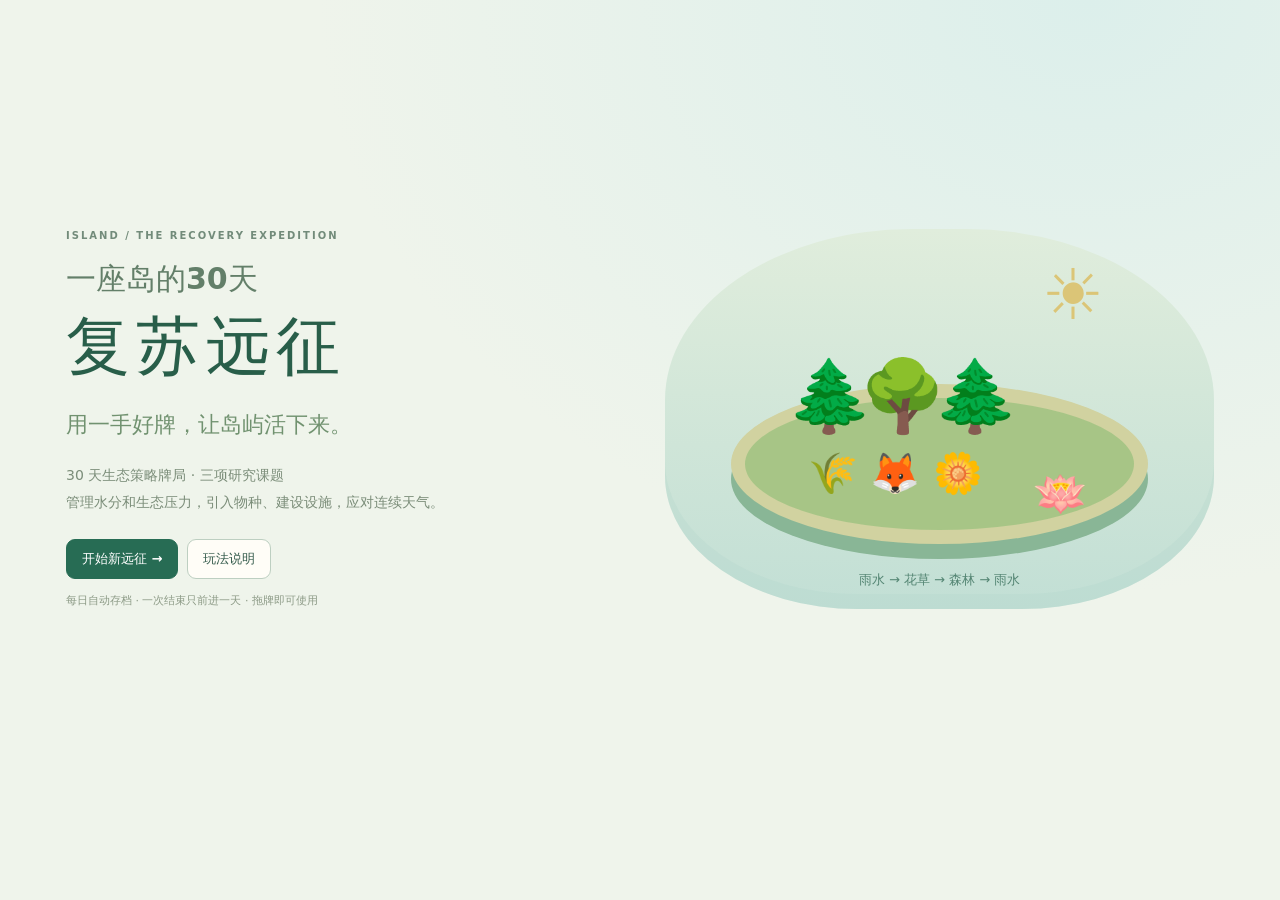
<file: index.html>
<!doctype html>
<html lang="zh-CN">
<head>
  <meta charset="UTF-8">
  <meta name="viewport" content="width=device-width, initial-scale=1, viewport-fit=cover">
  <meta name="theme-color" content="#edf3e9">
  <title>一座岛的30天</title>
  <link rel="stylesheet" href="style.css?v=5.5">
</head>
<body>
  <main id="app">
    <section id="start-screen" class="screen start-screen">
      <div class="start-copy"><p class="eyebrow">ISLAND / THE RECOVERY EXPEDITION</p>
        <h1>一座岛的30天<span>复苏远征</span></h1>
        <p class="tagline">用一手好牌，让岛屿活下来。</p>
        <p class="start-intro">30 天生态策略牌局 · 三项研究课题<br>管理水分和生态压力，引入物种、建设设施，应对连续天气。</p>
        <div class="start-actions"><button class="button primary" data-action="continue" hidden>继续远征</button><button class="button primary" data-action="start">开始新远征 →</button><button class="button" data-action="guide">玩法说明</button></div>
        <p class="start-note">每日自动存档 · 一次结束只前进一天 · 拖牌即可使用</p>
      </div>
      <div class="cover-art"><span class="cover-sun">☀</span><div class="cover-land"></div><div class="cover-trees">🌲 🌳 🌲</div><div class="cover-life">🌾 🦊 🌼</div><span class="cover-water">🪷</span><p>雨水 → 花草 → 森林 → 雨水</p></div>
    </section>
    <section id="game-screen" class="screen hidden">
      <header class="game-header"><div><span class="eyebrow">ISLAND / 03</span><h1>一座岛的30天</h1></div><div class="day-meter"><strong id="day-label"></strong><small id="act-label"></small><div class="progress-track"><i id="day-progress"></i></div></div><nav><button class="button small" data-action="deck">牌组</button><button class="button small" data-action="guide">规则</button><button class="button small" data-action="restart">重开</button></nav></header>
      <section class="metric-strip" aria-label="远征资源">
        <article><span>♥</span><div><small>岛屿生命</small><strong id="hp-value"></strong></div><i id="hp-fill"></i></article>
        <article><span>🛡</span><div><small>临时护盾 · 今晚消耗</small><strong id="block-value"></strong></div></article>
        <article><span>🌱</span><div><small>种子 · 建设消耗2</small><strong id="seeds-value"></strong></div></article>
        <article><span>✦</span><div><small>研究点 · 用于课题</small><strong id="research-value"></strong></div></article>
        <article><span>💧</span><div><small>水分 · 建设水林消耗</small><strong id="moisture-value"></strong></div></article>
        <article><span>♨</span><div><small>生态压力 · 高压有代价</small><strong id="pressure-value"></strong></div></article>
      </section>
      <div class="board-layout">
        <section class="island-panel"><div class="panel-heading"><strong>一座持续生长的岛</strong><button class="button small" data-action="systems">物种与设施</button></div><div id="island-world" class="island-world" role="img" aria-label="生态岛屿"></div><div id="habitat-bars" class="habitat-bars"></div><div id="system-strip"></div></section>
        <section class="planning-panel"><div class="panel-heading"><strong>今晚的挑战</strong><small>每天结束时结算</small></div><div id="weather-strip"></div><div id="forecast-strip"></div><div id="defense-preview"></div><div id="objective-strip"></div><div class="planning-tools"><button class="button small" data-action="topics" id="topics-button">查看 / 完成生态课题</button><button class="button small" data-action="mitigate" id="mitigate-button">使用预警 · 冲击−3</button><span id="forecast-token"></span></div></section>
      </div>
      <section class="actions-section"><div class="action-heading"><div><strong>你的手牌</strong><small>向上拖动使用 · 拖到右侧牌库免费换1张</small></div><div class="turn-controls"><span class="energy-orb">⚡ <b id="energy-value"></b></span><button class="button small" data-action="guard" id="guard-button" title="无需卡牌，1行动力换3护盾">巡护 · 1⚡</button><button class="button small" data-action="swap" id="swap-button" title="每天最多两次，每次花1行动力；保留的牌不会被换掉">整手换牌 · 1⚡ · 1/2</button><button class="button primary" data-action="end-day" id="end-day-button">结束今天 →</button></div></div>
        <div id="combo-strip" class="combo-strip"></div>
        <div class="hand-table"><div id="action-cards" class="action-cards"></div><aside id="single-swap-zone" class="single-swap-zone" aria-label="牌库：拖入一张手牌可免费替换，每天一次"><div class="deck-stack" aria-hidden="true"><i class="deck-layer deck-layer-left"></i><i class="deck-layer deck-layer-right"></i><div class="deck-card"><b>?</b></div></div><strong>牌库</strong><small id="single-swap-label">拖到这里<br>免费换1张</small></aside></div>
        <footer class="hand-footer"><span id="deck-counts"></span><span id="daily-hint"></span></footer>
      </section>
      <div id="last-log" class="last-log" role="status"></div>
    </section>
    <section id="results-screen" class="screen hidden"></section>
  </main>
  <div id="play-drop-zone" class="play-drop-zone">↑ 继续向上拖动</div>
  <div id="combo-banner" class="combo-banner" role="status">生态连携 · 护盾与研究提升</div>
  <div id="modal-root" class="modal-root"></div>
  <div id="tutorial-overlay" class="tutorial-overlay" role="dialog" aria-label="新手引导" aria-modal="true" aria-hidden="true" tabindex="0">
    <div id="tutorial-spotlight" class="tutorial-spotlight" aria-hidden="true"></div>
    <div id="tutorial-panel" class="tutorial-panel" aria-live="polite"></div>
    <button id="tutorial-skip" class="button tutorial-skip" type="button">跳过引导 ×</button>
  </div>
  <div id="toast" class="toast" role="status"></div>
  <script src="js/data.js?v=4.8" defer></script><script src="js/ecosystem.js?v=5.1" defer></script><script src="js/audio.js" defer></script><script src="js/ui.js?v=5.4" defer></script><script src="js/main.js?v=5.1" defer></script>
</body>
</html>
</file>
<file: style.css>
:root{font-family:"Microsoft YaHei","PingFang SC",system-ui,sans-serif;color:#244e46;background:#eff4eb;font-synthesis:none;--line:#d4e2d5;--green:#276c54;--paper:#fffef8;--shadow:0 10px 30px #2649380a}
*{box-sizing:border-box}body{margin:0;background:radial-gradient(ellipse at 85% 0,#dcefeb,transparent 50%),#eff4eb}button{font:inherit;cursor:pointer}button:disabled{opacity:.42;cursor:not-allowed}button:focus-visible,[tabindex]:focus-visible{outline:3px solid #d99521;outline-offset:3px}button[hidden],.hidden{display:none!important}h1,h2,h3,p{margin:0}.button{border:1px solid #bdcfc1;border-radius:9px;background:#fffdf7;color:#365c4d;padding:10px 15px;font-weight:700;font-size:13px;transition:background .15s,box-shadow .15s}.button:hover{background:#e8f3e5;box-shadow:0 3px 8px #204e4112}.button.primary{color:white;background:#276c54;border-color:#276c54}.button.primary:hover{background:#205740}.button.small{padding:8px 10px;font-size:12px}.button.risky{background:#9e6738;border-color:#9e6738}.eyebrow{font-size:10px;font-weight:800;letter-spacing:2px;color:#728b7a}#app{max-width:1440px;margin:auto;padding:14px 26px}.game-header{display:flex;align-items:center;justify-content:space-between;gap:20px;height:54px}.game-header h1{font-size:20px;letter-spacing:2px}.game-header nav{display:flex;gap:6px}.day-meter{width:260px;display:grid;grid-template-columns:1fr 1fr;gap:5px;align-items:center}.day-meter strong{font-size:15px}.day-meter small{font-size:10px;text-align:right;color:#6c8577}.progress-track{grid-column:1/-1;height:4px;border-radius:3px;background:#d7e4d6;overflow:hidden}.progress-track i{display:block;height:100%;background:#44866c;transition:width .3s}
.metric-strip{display:grid;grid-template-columns:repeat(4,1fr);gap:12px;margin:10px 0}.metric-strip article{position:relative;overflow:hidden;display:flex;align-items:center;gap:12px;padding:10px 16px;border:1px solid var(--line);border-radius:12px;background:#fffdf9;box-shadow:var(--shadow)}.metric-strip article>span{font-size:22px;color:#af6c59}.metric-strip small{display:block;font-size:11px;color:#789080}.metric-strip strong{display:block;font-size:21px;font-variant-numeric:tabular-nums}.metric-strip i{position:absolute;bottom:0;left:0;height:3px;background:#bd7965;transition:width .25s}
.board-layout{display:grid;grid-template-columns:1.4fr 1fr;gap:14px}.island-panel,.planning-panel{background:var(--paper);border:1px solid var(--line);border-radius:16px;overflow:hidden;box-shadow:var(--shadow)}.panel-heading{display:flex;align-items:center;justify-content:space-between;gap:10px;padding:12px 15px}.panel-heading strong{font-size:13px}.panel-heading small{font-size:10px;color:#849487}.island-world{position:relative;height:130px;background:linear-gradient(#eaf3e9 0%,#e1f0e6 58%,#c5e2df 59%,#d2e8df);overflow:hidden}.scene-island{position:absolute;left:20%;bottom:16px;width:61%;height:78px;border-radius:50%;background:#a4c88c;border:8px solid #d6d3a3;box-shadow:0 10px 0 #abcab3}.scene-river{position:absolute;left:49%;top:50px;width:55px;height:62px;background:#8bc6c9;border-radius:45% 30% 70% 0;transform:rotate(22deg)}.scene-forest{position:absolute;left:39%;bottom:55px;font-size:42px;letter-spacing:-15px}.scene-meadow{position:absolute;left:26%;bottom:35px;font-size:27px;letter-spacing:-8px}.scene-water{position:absolute;left:56%;bottom:25px;font-size:28px;letter-spacing:-7px}.scene-animals{position:absolute;left:38%;bottom:25px;font-size:20px;letter-spacing:12px}.scene-sun{position:absolute;right:16%;top:9px;width:39px;height:39px;background:#efd994;border-radius:50%;box-shadow:0 0 0 9px #efd99425}.scene-cloud{position:absolute;left:10%;top:24px;width:70px;height:14px;background:#ffffff9c;border-radius:20px}.scene-caption{position:absolute;right:12px;bottom:6px;color:#5d8176;font-size:10px}.habitat-bars{display:grid;grid-template-columns:repeat(3,1fr);gap:9px;padding:12px}.habitat{background:#f3f6ed;border:1px solid #e1e8d9;border-radius:10px;padding:9px}.habitat>div:first-child{display:flex;align-items:center;justify-content:space-between;gap:3px}.habitat b{font-size:11px}.habitat span{font-size:10px;color:#6b8476;white-space:nowrap}.habitat-pips{display:flex;gap:4px;margin:6px 0}.habitat-pips i{height:5px;border-radius:4px;flex:1;background:#dce5d7}.habitat-pips i.on{background:var(--route,#428669)}.habitat p{font-size:10px;line-height:1.5;color:#708376}
.route-water{--route:#388fad;--tint:#e5f3f5}.route-meadow{--route:#ab8527;--tint:#f6f1d9}.route-forest{--route:#358267;--tint:#e6f0e3}.route-neutral{--route:#6f8090;--tint:#ebeff0}
.planning-panel{padding:0 14px 12px}.planning-panel .panel-heading{padding-left:0;padding-right:0}.tonight{display:flex;gap:12px;align-items:center;background:var(--tint);padding:10px 14px;border-radius:11px}.tonight>span{font-size:32px}.tonight>div{flex:1}.tonight small{font-size:10px;color:#6a837c}.tonight h2{font-size:20px;line-height:1.5}.tonight>b{font-size:32px;color:var(--route);line-height:1}.tonight>b small{display:block;text-align:center;font-size:9px;margin-top:4px}.upcoming{display:flex;gap:8px;flex-wrap:wrap;margin:8px 0;font-size:10px;color:#6e8275}.upcoming span{flex:1;padding:5px 6px;background:#f1f4ed;border-radius:5px;white-space:nowrap}.damage-math{display:flex;justify-content:space-between;align-items:center;gap:6px;border-top:1px solid var(--line);padding:8px 0}.damage-math span{font-size:10px}.damage-math strong{font-size:14px;white-space:nowrap}.danger{color:#a25935}.safe{color:#307554}#objective-strip{display:grid;grid-template-columns:1fr 1fr;gap:5px;border-top:1px solid var(--line);padding-top:8px;font-size:10px;color:#7d8677}#objective-strip>strong{grid-column:1/-1;font-size:11px;color:#48614e}#objective-strip span:last-child{grid-column:1/-1}.done{color:#21805c!important}
.actions-section{margin-top:12px;padding:12px 14px 9px;border:1px solid var(--line);border-radius:16px;background:#fffdf8;box-shadow:var(--shadow)}.action-heading{display:flex;align-items:center;justify-content:space-between;gap:10px}.action-heading>div:first-child>strong{font-size:15px}.action-heading>div:first-child>small{display:block;margin-top:3px;color:#789080;font-size:10px}.turn-controls{display:flex;align-items:center;gap:7px}.energy-orb{display:inline-flex;align-items:center;gap:5px;border-radius:9px;background:#ebeed8;padding:8px 12px;color:#686533}.energy-orb b{font-size:20px}.combo-strip{display:flex;align-items:center;gap:7px;min-height:32px;margin:6px 0;color:#8b927e;font-size:11px}.combo-strip>b{color:#567263;padding:3px 5px;border-radius:5px}.combo-strip>b.next{background:#fae8a6;color:#845b14;box-shadow:0 0 0 1px #e3c878}.combo-strip small{margin-left:auto;font-size:10px;color:#7b8b78}.chain-label{font-weight:800;margin-right:4px;color:#537763}
.action-cards{display:flex;justify-content:center;gap:10px;align-items:stretch;padding:3px 3px 8px;min-height:244px}.action-card{position:relative;display:flex;flex-direction:column;flex:0 1 166px;width:166px;min-width:132px;aspect-ratio:5/7;border:1px solid #bfcdb9;border-bottom:4px solid #aabda9;border-radius:12px;background:linear-gradient(150deg,#fffef7,var(--tint));padding:9px;box-shadow:0 5px 10px #375b4012;color:#254f44;touch-action:pan-x;user-select:none;cursor:grab;transition:box-shadow .14s,border-color .14s;transform:none!important;filter:none!important}.action-card:hover{box-shadow:0 6px 17px #375b402b;border-color:var(--route)}.card-top{display:flex;justify-content:space-between;align-items:center;min-height:22px}.card-cost{font-size:14px;color:var(--route);font-weight:900}.card-top small{font-size:10px;color:var(--route)}.card-art{position:relative;text-align:center;height:48px;flex-shrink:0}.card-art>span{font-size:34px;line-height:40px}.card-art i{display:block;font-size:8px;font-style:normal;letter-spacing:1px;color:var(--route)}.action-card h3{text-align:center;font-size:14px;margin:7px 0 6px;line-height:1.25}.card-effect{border:1px solid #ffffffb3;background:#ffffff9a;padding:5px;border-radius:6px;min-height:46px}.card-effect small{display:block;color:var(--route);font-size:9px}.card-effect b{display:block;margin-top:2px;line-height:1.45;font-size:11px}.card-description{font-size:10px;color:#6c7c69;line-height:1.5;margin:5px 0;flex:1}.keep-button{margin-top:auto;padding:4px 2px;border:1px solid #bdccb55c;background:#ffffff63;border-radius:5px;font-size:10px;color:#677d63}.keep-button:hover,.retained .keep-button{color:#936b16;background:#fff3c0;border-color:#dabb64}.drag-instruction{text-align:center;color:var(--route);font-size:9px;margin-top:4px}.unplayable{background:#f0f0e8;border-color:#d7dccc}.unplayable .card-cost{color:#a36957}.combo-ready{border-color:#c6a548;box-shadow:0 0 0 2px #e4cc7959,0 5px 10px #375b4012}.retained{border-color:#c3a044}.hand-footer{display:flex;justify-content:space-between;gap:12px;color:#85927f;font-size:10px;padding-top:3px}.last-log{font-size:11px;line-height:1.5;color:#607e6c;margin:8px 2px;min-height:18px}.empty-hand{display:grid;place-items:center;min-height:225px;color:#82957f;font-size:13px}.card-placeholder{flex-shrink:0;border:1px dashed #c0cfb7;border-radius:12px;background:#e9efdf}.dragging-card{pointer-events:none;cursor:grabbing;transition:none!important;box-shadow:0 20px 40px #34563b44!important}.ready-to-play{border-color:#39a567!important}.play-drop-zone{display:none;position:fixed;top:32%;left:50%;transform:translateX(-50%);z-index:3500;background:#315c4dea;padding:16px 30px;border:2px dashed #d3e4bc;border-radius:12px;color:#fff;pointer-events:none;font-size:15px}.card-drag-active .play-drop-zone{display:block}.play-drop-zone.active{background:#278759;border-style:solid;font-size:0}.play-drop-zone.active::after{content:'↑ 松手使用卡牌';font-size:15px}.card-played{animation:card-release .18s ease-in forwards}.combo-banner,.toast{position:fixed;bottom:26px;left:50%;transform:translateX(-50%);z-index:6000;opacity:0;pointer-events:none;border-radius:10px;padding:12px 22px;background:#2c5e4e;color:white;font-size:13px;transition:opacity .2s;max-width:90vw;box-shadow:0 6px 30px #243f3030}.combo-banner{bottom:auto;top:20%;background:#947326}.visible{opacity:1!important}@keyframes card-release{to{opacity:0;translate:0 -32px}}
.modal-root{position:fixed;inset:0;display:none;z-index:5000;background:#183e3557;align-items:center;justify-content:center;padding:24px}.modal-root.open{display:flex}.modal-card{position:relative;width:min(820px,100%);max-height:90dvh;overflow-y:auto;background:#fffdf5;padding:28px;border:1px solid #c5d4c0;border-radius:19px;box-shadow:0 30px 100px #163a383f}.modal-card h2{font-size:25px;margin:7px 0 12px}.modal-card>p{font-size:13px;color:#69806c;line-height:1.7;margin-bottom:15px}.modal-card>small{display:block;font-size:11px;color:#899582;margin-top:14px}.modal-close{position:absolute;right:12px;top:12px}.guide-grid{display:grid;grid-template-columns:1fr 1fr;gap:12px}.guide-grid article{background:#eef3e7;border-radius:10px;padding:14px}.guide-grid b{font-size:14px}.guide-grid p{font-size:12px;line-height:1.7;color:#6a806c;margin-top:6px}.modal-note{margin-top:16px}.reward-grid{display:grid;grid-template-columns:repeat(3,1fr);gap:12px}.reward-card{border:1px solid #c3d2bd;border-bottom:4px solid var(--route);border-radius:12px;background:var(--tint);padding:18px 12px;aspect-ratio:5/7;color:#2d594b;display:flex;flex-direction:column;align-items:center;gap:10px}.reward-card:hover{outline:2px solid var(--route);outline-offset:2px}.reward-card>span{font-size:48px}.reward-card small{font-size:10px;color:var(--route)}.reward-card b{font-size:16px}.reward-card p{font-size:12px;line-height:1.7}.camp-alternatives{display:flex;justify-content:center;gap:8px;margin-top:22px;flex-wrap:wrap}.camp-list,.deck-list{display:grid;gap:9px;margin:16px 0;grid-template-columns:1fr 1fr}.camp-list .button{text-align:left;display:grid;gap:6px}.camp-list span{font-size:11px;font-weight:400;line-height:1.6}.deck-list article{border:1px solid var(--line);padding:12px;border-radius:10px}.deck-list b{font-size:13px}.deck-list small{display:block;color:#7b8c77;font-size:10px;margin:4px 0}.deck-list p{font-size:11px;line-height:1.5;color:#6e826c}
.start-screen{min-height:90dvh;display:grid;grid-template-columns:1fr 1fr;align-items:center;gap:50px;padding:40px}.start-copy h1{font-size:30px;line-height:1.3;margin:18px 0;color:#637f69}.start-copy h1 span{display:block;font-size:64px;letter-spacing:6px;color:#285e49;margin-top:7px}.tagline{font-size:22px;color:#719270;margin:22px 0}.start-intro{font-size:14px;color:#7b8d79;line-height:1.9;max-width:400px}.start-actions{display:flex;gap:9px;flex-wrap:wrap;margin:24px 0 14px}.start-note{font-size:11px;color:#8c9a86}.cover-art{position:relative;min-height:380px;background:linear-gradient(#e0eddc,#c2dfd5);border-radius:45% 45% 35% 35%;overflow:hidden;box-shadow:inset 0 -15px 0 #aad0c335}.cover-land{position:absolute;left:12%;right:12%;height:160px;bottom:65px;border-radius:50%;border:14px solid #d1d2a0;background:#a7c586;box-shadow:0 15px 0 #89b696}.cover-trees{position:absolute;bottom:172px;left:22%;font-size:70px;white-space:nowrap;letter-spacing:-18px}.cover-life{position:absolute;bottom:112px;left:26%;font-size:40px}.cover-water{position:absolute;bottom:89px;right:23%;font-size:44px}.cover-sun{position:absolute;right:20%;top:25px;font-size:70px;color:#dbc577}.cover-art>p{position:absolute;bottom:20px;width:100%;text-align:center;font-size:13px;color:#548573}.results-wrap{max-width:720px;margin:60px auto;text-align:center;padding:38px;background:var(--paper);border:1px solid var(--line);border-radius:24px}.result-icon{display:block;font-size:70px;margin:20px}.results-wrap h1{font-size:30px}.results-wrap>p{margin:14px 0;color:#729075;line-height:1.7}.result-stats{display:grid;grid-template-columns:repeat(4,1fr);gap:8px;margin:24px 0}.result-stats article{background:#edf4e8;padding:14px;border-radius:9px}.result-stats b,.result-stats small{display:block}.result-stats b{font-size:26px}.result-stats small{font-size:11px;color:#7f917b}.results-wrap details{margin:20px 0;text-align:left;font-size:12px;color:#71886f}.history-list{display:grid;gap:5px;max-height:180px;overflow:auto;margin:12px 0}.results-wrap>.button{margin:5px}
@media(min-width:1100px) and (max-height:850px){#app{padding:8px 22px}.game-header{height:43px}.metric-strip{margin:7px 0;gap:9px}.metric-strip article{padding:7px 13px}.metric-strip strong{font-size:18px}.metric-strip small{font-size:10px}.panel-heading{padding:8px 12px}.island-world{height:99px}.scene-forest{font-size:34px;bottom:48px}.scene-sun{width:28px;height:28px}.scene-island{height:66px}.habitat-bars{padding:8px;gap:7px}.habitat{padding:7px}.habitat p{font-size:9px;line-height:1.4}.tonight{padding:7px 10px}.tonight h2{font-size:17px}.upcoming{margin:5px 0}.damage-math{padding:6px 0}#objective-strip{padding-top:6px;gap:4px}.actions-section{margin-top:9px;padding:9px 12px 6px}.action-cards{min-height:0;gap:9px}.action-card{flex-basis:157px;min-width:125px;padding:7px}.card-art{height:39px}.card-art>span{font-size:28px;line-height:32px}.action-card h3{font-size:13px;margin:6px 0 5px}.card-effect{min-height:42px;padding:4px}.card-effect b{font-size:10px}.card-description{font-size:9px;line-height:1.4}.keep-button{font-size:9px}.combo-strip{min-height:28px;margin:4px 0}.hand-footer{font-size:9px}.last-log{margin:5px 0}}
@media(max-width:1000px){#app{padding:12px}.board-layout{grid-template-columns:1.1fr 1fr}.metric-strip{gap:8px}.metric-strip article{padding:9px}.panel-heading small{display:none}.habitat-bars{gap:4px;padding:6px}.habitat{padding:6px}.habitat b{font-size:10px}.damage-math{flex-direction:column;align-items:start}.action-cards{justify-content:flex-start;overflow-x:auto;padding:4px 3px 10px}.action-card{flex:0 0 166px}.combo-strip small{font-size:9px}.start-screen{padding:20px;gap:10px}.start-copy h1 span{font-size:48px}}
@media(max-width:650px){.game-header{gap:8px}.game-header h1{font-size:16px}.game-header .eyebrow{display:none}.game-header nav{gap:3px}.game-header nav .button{font-size:10px;padding:6px}.day-meter{width:125px;display:block}.day-meter small{display:block;text-align:left;font-size:9px;margin:2px 0}.day-meter strong{font-size:12px}.metric-strip{grid-template-columns:repeat(4,1fr);gap:4px}.metric-strip article{gap:3px;padding:6px}.metric-strip article>span{display:none}.metric-strip strong{font-size:15px}.metric-strip small{font-size:8px}.board-layout{grid-template-columns:1fr;gap:8px}.island-world{height:96px}.scene-forest{font-size:32px}.habitat p{font-size:9px}.planning-panel{padding:0 10px 8px}.planning-panel .panel-heading{display:none}.tonight{margin-top:8px;padding:6px 10px}.tonight h2{font-size:16px}.tonight>b{font-size:24px}.upcoming{font-size:9px;margin:5px 0}.damage-math{flex-direction:row}.damage-math strong{font-size:12px}.damage-math span{font-size:9px}#objective-strip{font-size:9px}.actions-section{padding:8px;margin-top:8px}.action-heading{flex-wrap:wrap}.action-heading>div:first-child{display:flex;gap:8px;align-items:center}.action-heading>div:first-child small{font-size:9px}.turn-controls{width:100%;justify-content:space-between;gap:4px}.turn-controls .button{font-size:10px;padding:8px}.energy-orb{padding:5px 8px}.combo-strip{flex-wrap:wrap;font-size:10px;gap:5px}.combo-strip small{flex-basis:100%;margin:0}.action-card{flex-basis:157px;min-width:157px}.hand-footer{font-size:9px;flex-direction:column;gap:4px}.modal-root{padding:12px}.modal-card{padding:22px 15px;max-height:93dvh}.modal-card h2{font-size:21px}.guide-grid{grid-template-columns:1fr}.reward-grid{gap:7px;overflow-x:auto;padding:4px}.reward-card{min-width:155px;padding:12px 9px}.camp-list,.deck-list{grid-template-columns:1fr}.start-screen{grid-template-columns:1fr;min-height:90dvh;padding:24px 10px}.start-copy h1 span{font-size:50px}.cover-art{min-height:280px}.cover-trees{bottom:150px;font-size:58px}.cover-land{bottom:40px}.cover-life{bottom:90px}.cover-water{bottom:70px}.start-copy h1{font-size:22px}.tagline{font-size:18px}.result-stats{grid-template-columns:1fr 1fr}.results-wrap{padding:25px 15px;margin:20px auto}.results-wrap h1{font-size:24px}}
/* Keep card text readable without hover transforms or extra rows. */
#objective-strip>strong{display:flex;justify-content:space-between;gap:6px}#objective-strip>strong small{font-size:9px;font-weight:500;color:#a16e42}.habitat-guide{margin-top:12px}
@media(min-width:1100px) and (max-height:850px){.island-world{height:75px}.scene-forest{bottom:31px}.scene-meadow{bottom:18px}.scene-water{bottom:14px}.scene-island{height:49px;bottom:9px}.scene-river{top:22px;height:44px}.scene-animals{bottom:18px}}
@media(min-width:1100px){.action-card{flex-basis:174px}.card-effect b{font-size:12px}.card-description{font-size:11px;line-height:1.45}.action-card h3{font-size:14px}.card-top small,.keep-button{font-size:11px}.card-art{height:43px}.card-art>span{font-size:30px}.card-effect{min-height:50px}}
@media(max-width:650px){.habitat p{display:none}.habitat-bars{padding:7px}.island-world{height:74px}.scene-forest{bottom:30px}.scene-island{height:48px;bottom:10px}.scene-meadow{bottom:16px;font-size:22px}.scene-river{top:22px;height:44px}.scene-water{bottom:9px;font-size:23px}.scene-animals{bottom:16px}.scene-caption{display:none}.planning-panel .tonight{padding:5px 9px}.upcoming span{white-space:normal}.action-heading>div:first-child small{font-size:9px}}
@media(max-width:650px){.metric-strip{position:sticky;top:0;z-index:30;background:#eff4eb;padding:5px 0}.action-heading{position:sticky;top:58px;z-index:25;background:#fffdf8;padding:6px 0}.habitat b{font-size:9px}.habitat>div:first-child{flex-wrap:wrap}}
@media(prefers-reduced-motion:reduce){*,*::before,*::after{animation:none!important;transition:none!important;scroll-behavior:auto!important}}
/* Expedition v4: keep the six resources and new decisions visible without enlarging cards. */
.metric-strip{grid-template-columns:repeat(6,minmax(0,1fr));gap:8px;margin:8px 0}.metric-strip article{gap:7px;padding:8px 10px;min-width:0}.metric-strip article>span{font-size:19px}.metric-strip small{font-size:10px;white-space:nowrap}.metric-strip strong{font-size:18px}.metric-danger{background:#fff1e7!important;color:#a85735}.metric-danger strong{color:#b24d30}
#weather-strip{display:flex;align-items:center;justify-content:space-between;gap:8px;padding:5px 9px;margin-bottom:6px;border-radius:7px;background:#f3f1de;color:#725f3e;font-size:10px}#weather-strip span{font-weight:800;white-space:nowrap}#weather-strip small{font-size:9px;line-height:1.35}
#system-strip{display:flex;gap:7px;justify-content:space-between;border-top:1px solid var(--line);padding:6px 12px 8px;color:#597a64;font-size:10px}#system-strip span{white-space:nowrap}.planning-tools{display:flex;align-items:center;gap:6px;margin-top:7px;flex-wrap:wrap}.planning-tools .button{padding:6px 8px;font-size:10px}#forecast-token{font-size:9px;color:#658070;margin-left:auto}
.choice-grid{display:grid;grid-template-columns:repeat(2,minmax(0,1fr));gap:9px;max-height:55dvh;overflow:auto}.choice-card{text-align:left;display:grid;gap:5px;padding:13px;border:1px solid var(--line);border-radius:10px;background:#f4f7ee;color:#315b49}.choice-card:hover{border-color:#4a9874;background:#eaf5e9}.choice-card b{font-size:14px}.choice-card small{font-size:10px;color:#877c4f}.choice-card span{font-size:11px;line-height:1.5;color:#607965}.topic-list{display:grid;gap:9px;max-height:55dvh;overflow:auto}.topic-card{padding:12px;border-radius:10px;border:1px solid var(--line);background:#f5f7ef}.topic-card.completed{border-color:#80aa7b;background:#e9f5e7}.topic-card>div{display:flex;justify-content:space-between;gap:8px}.topic-card b{font-size:14px}.topic-card small{font-size:10px;color:#6d856f}.topic-card p{display:flex;gap:5px 11px;flex-wrap:wrap;margin:8px 0;color:#879189;font-size:11px}.system-list{display:grid;grid-template-columns:1fr 1fr;gap:7px;max-height:58dvh;overflow:auto}.system-list h3{grid-column:1/-1;margin:7px 0 2px;font-size:14px}.system-list article{display:grid;gap:3px;border:1px solid var(--line);border-radius:8px;background:#f4f5ef;padding:9px;opacity:.65}.system-list article.owned{opacity:1;border-color:#6daa88;background:#e9f4e8}.system-list b{font-size:12px}.system-list small,.system-list span{font-size:10px;line-height:1.4}
@media(max-width:1000px){.metric-strip{grid-template-columns:repeat(3,minmax(0,1fr))}.metric-strip article{padding:7px}.metric-strip small{white-space:normal}.metric-strip strong{font-size:16px}#system-strip{flex-wrap:wrap}}
@media(max-width:650px){.metric-strip{grid-template-columns:repeat(3,minmax(0,1fr));padding:4px 0}.metric-strip article{min-height:38px}.metric-strip strong{font-size:14px}.metric-strip small{font-size:8px}.action-heading{top:91px}#weather-strip{flex-wrap:wrap}.choice-grid,.system-list{grid-template-columns:1fr}.planning-tools{gap:5px}.planning-tools .button{font-size:9px}}
/* A shallow fan keeps the cards readable; hover changes stacking, never text scale. */
.action-cards{gap:0;align-items:flex-start;min-height:0;padding:17px 10px 28px;isolation:isolate}
.action-cards>*+*{margin-left:-20px}
.action-cards .action-card{translate:0 var(--fan-drop,0px);rotate:var(--fan-angle,0deg);transform-origin:50% 112%;z-index:var(--fan-layer,1)}
.action-cards .action-card:hover,.action-cards .action-card:focus-visible{z-index:50!important}
.action-cards .action-card.card-dealt{animation:card-deal .46s cubic-bezier(.2,.9,.26,1) both;animation-delay:var(--deal-delay,0ms)}
.action-cards .action-card.card-swap-out{animation:card-swap-out .2s ease-in both!important;animation-delay:0ms!important;pointer-events:none}
.action-card.dragging-card{translate:none!important;rotate:none!important;scale:none!important;animation:none!important}
@keyframes card-deal{0%{opacity:0;translate:64px -62px;rotate:-12deg;scale:.82}68%{opacity:1;translate:0 calc(var(--fan-drop,0px) - 8px);scale:1.02}100%{opacity:1;translate:0 var(--fan-drop,0px);rotate:var(--fan-angle,0deg);scale:1}}
@keyframes card-swap-out{to{opacity:0;translate:62px -65px;rotate:12deg;scale:.8}}
@media(max-width:1000px){.action-cards{justify-content:flex-start;overflow-x:auto;overflow-y:hidden;padding-left:20px;padding-right:20px}}
@media(prefers-reduced-motion:reduce){.action-cards .action-card.card-dealt,.action-cards .action-card.card-swap-out{animation:none!important}}
/* First-run guided spotlight: the mask catches clicks while the underlying game stays unchanged. */
.tutorial-overlay{display:none;position:fixed;inset:0;z-index:7000;cursor:pointer;overflow:hidden}
.tutorial-overlay.open{display:block}
.tutorial-spotlight{position:fixed;z-index:0;border:2px solid #ffe7a1;border-radius:14px;box-shadow:0 0 0 9999px #092b27bd,0 0 26px #ffe7a1a8;pointer-events:none;transition:top .18s,left .18s,width .18s,height .18s}
.tutorial-panel{position:fixed;z-index:1;width:min(370px,calc(100vw - 32px));padding:17px 19px;border:1px solid #d3e2b9;border-radius:15px;background:#fffef7;color:#275044;box-shadow:0 15px 45px #112d2b55;pointer-events:none}
.tutorial-panel .tutorial-progress{display:block;margin-bottom:7px;font-size:10px;font-weight:900;letter-spacing:1.4px;color:#728b76}.tutorial-panel h2{font-size:18px;line-height:1.35;margin-bottom:7px}.tutorial-panel p{font-size:12px;line-height:1.7;color:#546d5b}.tutorial-panel small{display:block;margin-top:10px;font-size:10px;color:#8a947c}
.tutorial-skip{position:fixed;z-index:2;right:22px;bottom:calc(22px + env(safe-area-inset-bottom));box-shadow:0 6px 28px #102a2950;pointer-events:auto}
@media(max-width:650px){.tutorial-panel{padding:13px 15px}.tutorial-panel h2{font-size:16px}.tutorial-skip{right:12px;bottom:calc(12px + env(safe-area-inset-bottom));font-size:11px}}
@media(prefers-reduced-motion:reduce){.tutorial-spotlight{transition:none}}
/* Stretch the whole hand to its longest card so no card copy is cut off. */
.action-cards{align-items:stretch}
.action-cards .action-card{height:auto;min-height:244px;max-height:none;aspect-ratio:auto}
@media(max-width:650px){.game-header h1{font-size:13px;letter-spacing:0;white-space:nowrap}}
/* A restrained nature-themed rating cue for consecutive combos. */
.combo-banner{--combo-main:#8fc89a;--combo-accent:#d6bd6a;top:18%;bottom:auto;width:min(300px,82vw);padding:14px 22px 13px;border:0;border-radius:0;background:transparent;color:#f4f5e8;text-align:center;box-shadow:none;transform:translate(-50%,8px) scale(.9);transition:none;overflow:visible;isolation:isolate}
.combo-banner.combo-great{--combo-main:#a8d69a;--combo-accent:#e1c56d}
.combo-banner.combo-excellent{--combo-main:#c4dd91;--combo-accent:#f0d27c}
.combo-banner strong{position:relative;z-index:2;display:block;font-size:28px;line-height:1;font-weight:900;letter-spacing:3px;color:var(--combo-accent);text-shadow:0 2px 8px #142e28;white-space:nowrap}
.combo-banner>span,.combo-banner>small{position:relative;z-index:2;display:block;text-shadow:0 1px 4px #102c25,0 0 9px #102c25}.combo-banner>span{margin-top:6px;font-size:13px;font-weight:800;letter-spacing:1.5px}.combo-banner>small{margin-top:3px;font-size:10px;color:#edf5e8}
.combo-banner::before{content:'';position:absolute;z-index:-1;inset:-8px;border:1px solid var(--combo-main);border-radius:16px;opacity:0}
.combo-banner>i{position:absolute;z-index:-1;left:50%;top:50%;width:7px;height:11px;border-radius:90% 0 90% 0;background:var(--combo-main);opacity:0;transform:translate(-50%,-50%) rotate(35deg)}
.combo-banner.visible{opacity:1!important;animation:combo-pop 1.4s cubic-bezier(.2,.78,.3,1) both}.combo-banner.visible::before{animation:combo-ring .75s ease-out both}.combo-banner.visible>i{animation:combo-spark .75s ease-out var(--spark-delay) both}
@keyframes combo-pop{0%{opacity:0;transform:translate(-50%,9px) scale(.88)}18%{opacity:1;transform:translate(-50%,-3px) scale(1.04)}34%,82%{opacity:1;transform:translate(-50%,0) scale(1)}100%{opacity:0;transform:translate(-50%,-17px) scale(1)}}
@keyframes combo-ring{0%{opacity:.65;scale:.9}100%{opacity:0;scale:1.15}}
@keyframes combo-spark{0%{opacity:.85;translate:0 0;scale:.7}75%{opacity:.65}100%{opacity:0;translate:var(--spark-x) var(--spark-y);scale:1;rotate:90deg}}
@media(max-width:650px){.combo-banner{top:23%;padding:12px 18px}.combo-banner strong{font-size:24px}}
@media(prefers-reduced-motion:reduce){.combo-banner.visible{opacity:1!important}.combo-banner::before,.combo-banner>i{display:none}}
/* A visible draw pile doubles as the once-per-day, free single-card exchange target. */
.hand-table{display:grid;grid-template-columns:minmax(0,1fr) 202px;gap:10px;align-items:center;min-width:0}.hand-table .action-cards{min-width:0}.hand-table .action-card{touch-action:none}
.single-swap-zone{display:grid;justify-items:center;align-content:center;gap:5px;min-height:294px;padding:14px 4px 8px;border:1px dashed #9fbd9e;border-radius:13px;background:#eef5e8;color:#3f6b55;text-align:center;transition:border-color .15s,background .15s,box-shadow .15s,scale .15s}
.deck-stack{position:relative;width:194px;height:252px}.deck-layer,.deck-card{position:absolute;left:50%;bottom:0;width:166px;height:244px;border:2px solid #789b7e;border-radius:12px;transform-origin:50% 95%;transition:transform .2s,filter .2s}.deck-layer{display:block;background:repeating-linear-gradient(45deg,#cbdfc7 0 8px,#e8f1e3 8px 16px);box-shadow:inset 0 0 0 7px #eaf2e5,inset 0 0 0 8px #9ab69a,0 7px 14px #385d4924}.deck-layer::after{content:'';position:absolute;inset:13px;border:1px solid #9ab69a;border-radius:7px}.deck-layer-left{z-index:0;transform:translateX(-50%) translateX(-10px) rotate(-5deg)}.deck-layer-right{z-index:1;transform:translateX(-50%) translateX(10px) rotate(5deg);filter:brightness(.97)}
.deck-card{z-index:2;display:grid;place-items:center;transform:translateX(-50%);border-color:#557e64;background:repeating-linear-gradient(45deg,#dcebd6 0 8px,#f1f7ed 8px 16px);box-shadow:inset 0 0 0 7px #f2f7ed,inset 0 0 0 8px #82a88a,0 10px 22px #385d4938}.deck-card b{display:grid;place-items:center;width:56px;height:56px;border:1px solid #a7bea5;border-radius:50%;background:#fffdf5;color:#47715b;font-size:38px;box-shadow:0 3px 12px #385d4938}.single-swap-zone>strong{font-size:13px}.single-swap-zone>small{font-size:10px;line-height:1.45;color:#718674}
.single-swap-zone.active{border-color:#3c9870;border-style:solid;background:#ddf3df;box-shadow:0 0 0 4px #62b8882b;scale:1.025}.single-swap-zone.active .deck-layer-left{transform:translateX(-50%) translateX(-17px) rotate(-8deg)}.single-swap-zone.active .deck-layer-right{transform:translateX(-50%) translateX(17px) rotate(8deg)}.single-swap-zone.active .deck-card{animation:deck-ready .55s ease-in-out infinite alternate}.single-swap-zone.disabled{filter:grayscale(.65);opacity:.48}.action-card.swap-ready{border-color:#3c9870!important;box-shadow:0 0 0 3px #62b88855,0 16px 34px #274e3840!important}.card-over-deck .play-drop-zone{display:none}
@keyframes deck-ready{to{transform:translateX(-50%) translateY(-5px)}}
@media(min-width:1100px){.hand-table{grid-template-columns:minmax(0,1fr) 212px}.deck-stack{width:204px}.deck-layer,.deck-card{width:174px}}
@media(max-width:650px){.hand-table{grid-template-columns:minmax(0,1fr) 174px;gap:3px}.single-swap-zone{min-height:284px;padding:12px 2px 6px}.deck-stack{width:168px;height:250px}.deck-layer,.deck-card{width:157px;height:244px}.deck-layer-left{transform:translateX(-50%) translateX(-6px) rotate(-4deg)}.deck-layer-right{transform:translateX(-50%) translateX(6px) rotate(4deg)}.single-swap-zone.active .deck-layer-left{transform:translateX(-50%) translateX(-9px) rotate(-6deg)}.single-swap-zone.active .deck-layer-right{transform:translateX(-50%) translateX(9px) rotate(6deg)}.deck-card b{width:48px;height:48px;font-size:32px}.single-swap-zone>small{font-size:8px}}
@media(prefers-reduced-motion:reduce){.single-swap-zone.active .deck-card{animation:none}}
/* Subtle prompt for optional actions that are immediately useful. */
.button.action-ready:not(:disabled){border-color:#8fc6a0;background:#e3f4e6;color:#245f43;box-shadow:0 0 0 3px #82c79524,0 3px 9px #3f80501c}.button.action-ready:not(:disabled):hover{border-color:#69aa7d;background:#d7eedc;box-shadow:0 0 0 3px #72bc892e,0 4px 11px #3f805026}
/* Five milestone ecology events turn established species into stronger strategic answers. */
#system-strip .event-effect{flex:1;white-space:normal;color:#376f51;font-weight:700;text-align:right}
.event-heading{display:flex;align-items:flex-start;gap:15px;padding:12px 14px;margin:4px 0 18px;border:1px solid #d7e2c9;border-radius:13px;background:linear-gradient(135deg,#f4f6e7,#e7f1df)}.event-heading>span{font-size:43px;line-height:1}.event-heading h2{margin:0 0 5px}.event-heading p{font-size:12px;line-height:1.65;color:#61765f}
.event-choice-grid{display:grid;grid-template-columns:repeat(3,minmax(0,1fr));gap:11px}.event-choice{min-height:205px;padding:15px;text-align:left;display:flex;flex-direction:column;gap:8px;border:1px solid #cbd9c3;border-bottom:4px solid #87a274;border-radius:13px;background:#f7f7ee;color:#315746;transition:translate .15s,box-shadow .15s,border-color .15s}.event-choice:hover:not(:disabled){translate:0 -3px;border-color:#659b74;box-shadow:0 9px 22px #315f4223}.event-choice.species-solution{border-color:#8ab997;border-bottom-color:#418361;background:linear-gradient(150deg,#f2faed,#e0f2df)}.event-choice>small{font-size:10px;font-weight:900;letter-spacing:1px;color:#778d57}.event-choice>b{font-size:16px;line-height:1.3}.event-choice>span{font-size:11px;line-height:1.55;padding:7px 8px;border-radius:7px}.event-choice .event-gain{color:#2e704e;background:#e3f2e2}.event-choice .event-cost{color:#98582f;background:#f8e9dc;flex:1}.event-choice>em{align-self:flex-start;padding:4px 7px;border-radius:6px;background:#dff0df;color:#2d7450;font-size:10px;font-style:normal;font-weight:800}.event-choice>em.locked{background:#ecebe4;color:#8b7d70}.event-choice:disabled{opacity:.62;filter:grayscale(.35)}
@media(max-width:650px){.event-choice-grid{grid-template-columns:1fr}.event-choice{min-height:0}.event-heading>span{font-size:35px}#system-strip .event-effect{text-align:left;flex-basis:100%}}
</file>
